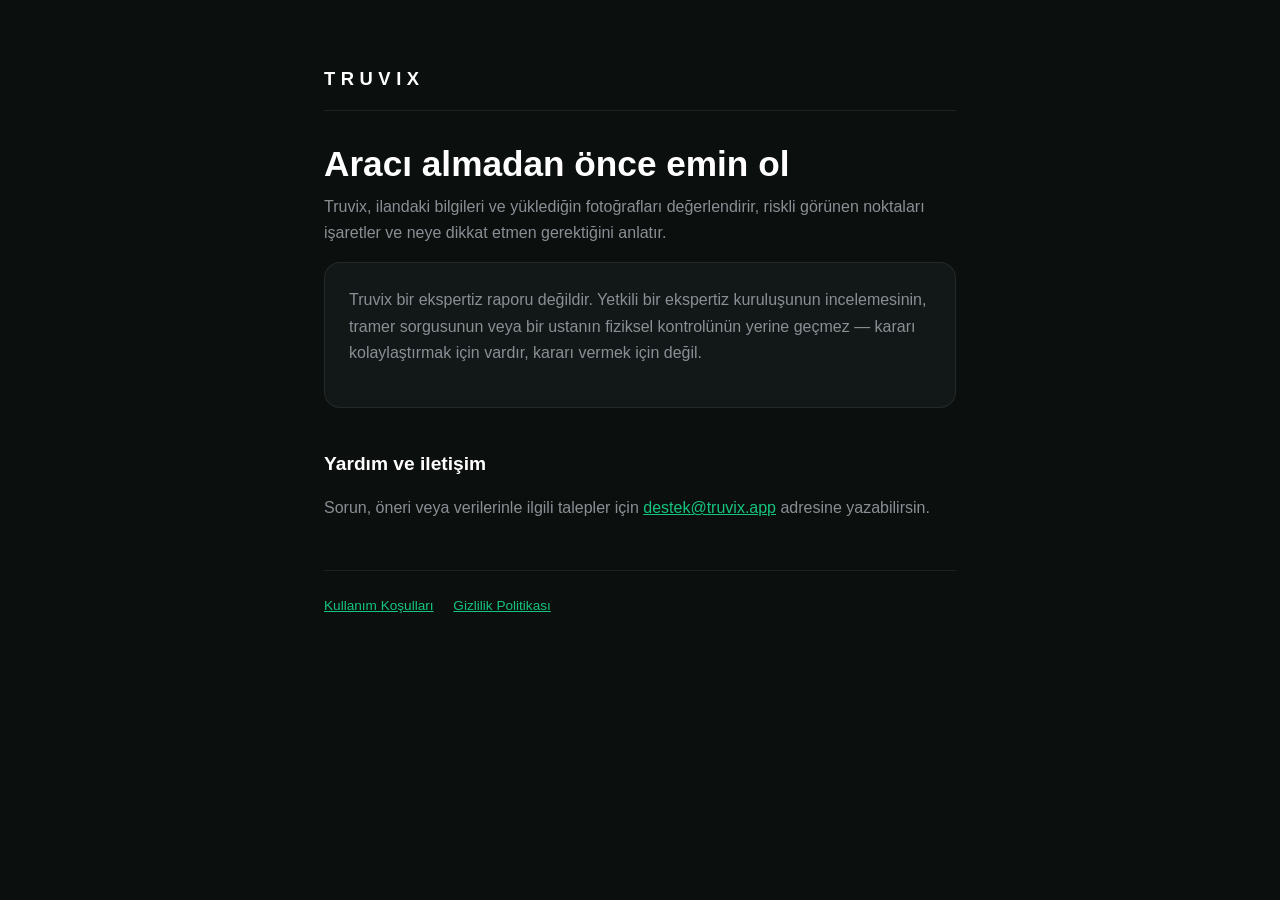
<file: apps/web/index.html>
<!doctype html>
<html lang="tr">
  <head>
    <meta charset="utf-8" />
    <meta name="viewport" content="width=device-width, initial-scale=1" />
    <title>Truvix · İkinci el araç analizi</title>
    <meta
      name="description"
      content="Truvix, ikinci el araç ilanlarını fotoğraflar ve bilgilerle değerlendirip riskli noktaları işaretler."
    />
    <link rel="stylesheet" href="assets/style.css" />
    <script src="assets/config.js"></script>
    <script src="assets/site.js" defer></script>
  </head>
  <body>
    <div class="page">
      <header class="masthead">
        <a class="wordmark" href="/">TRUVIX</a>
      </header>

      <main>
        <h1>Aracı almadan önce emin ol</h1>
        <p class="subtitle">
          Truvix, ilandaki bilgileri ve yüklediğin fotoğrafları değerlendirir,
          riskli görünen noktaları işaretler ve neye dikkat etmen gerektiğini
          anlatır.
        </p>

        <div class="card">
          <p style="margin-top: 0">
            Truvix bir ekspertiz raporu değildir. Yetkili bir ekspertiz
            kuruluşunun incelemesinin, tramer sorgusunun veya bir ustanın
            fiziksel kontrolünün yerine geçmez — kararı kolaylaştırmak için
            vardır, kararı vermek için değil.
          </p>
        </div>

        <h2>Yardım ve iletişim</h2>
        <p>
          Sorun, öneri veya verilerinle ilgili talepler için
          <a data-site="contactEmail" href="mailto:"></a> adresine
          yazabilirsin.
        </p>
      </main>

      <footer class="colophon">
        <a href="terms.html">Kullanım Koşulları</a>
        <a href="privacy.html">Gizlilik Politikası</a>
      </footer>
    </div>

    <script>
      document.addEventListener("DOMContentLoaded", function () {
        var email = (window.TRUVIX_SITE || {}).contactEmail;
        if (!email) {
          return;
        }
        Array.prototype.forEach.call(
          document.querySelectorAll('a[data-site="contactEmail"]'),
          function (node) {
            node.setAttribute("href", "mailto:" + email);
          }
        );
      });
    </script>
  </body>
</html>
</file>
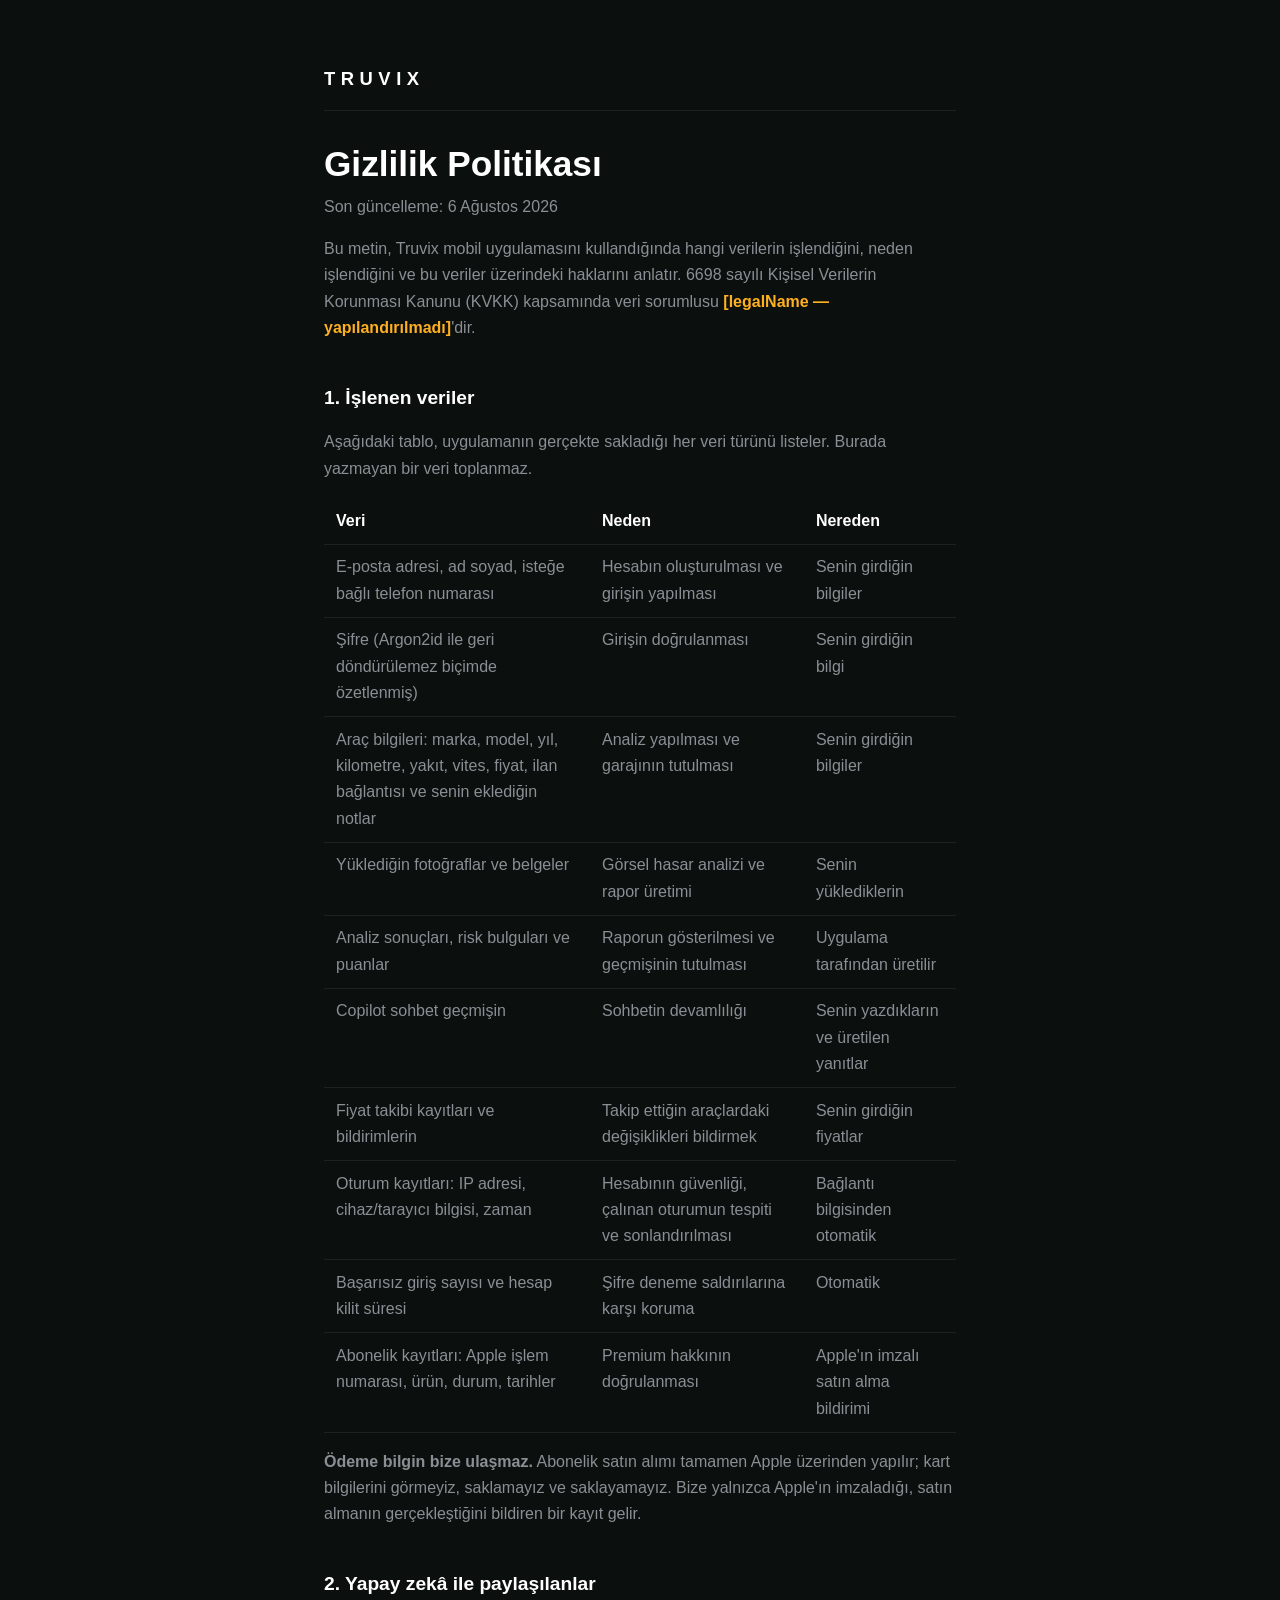
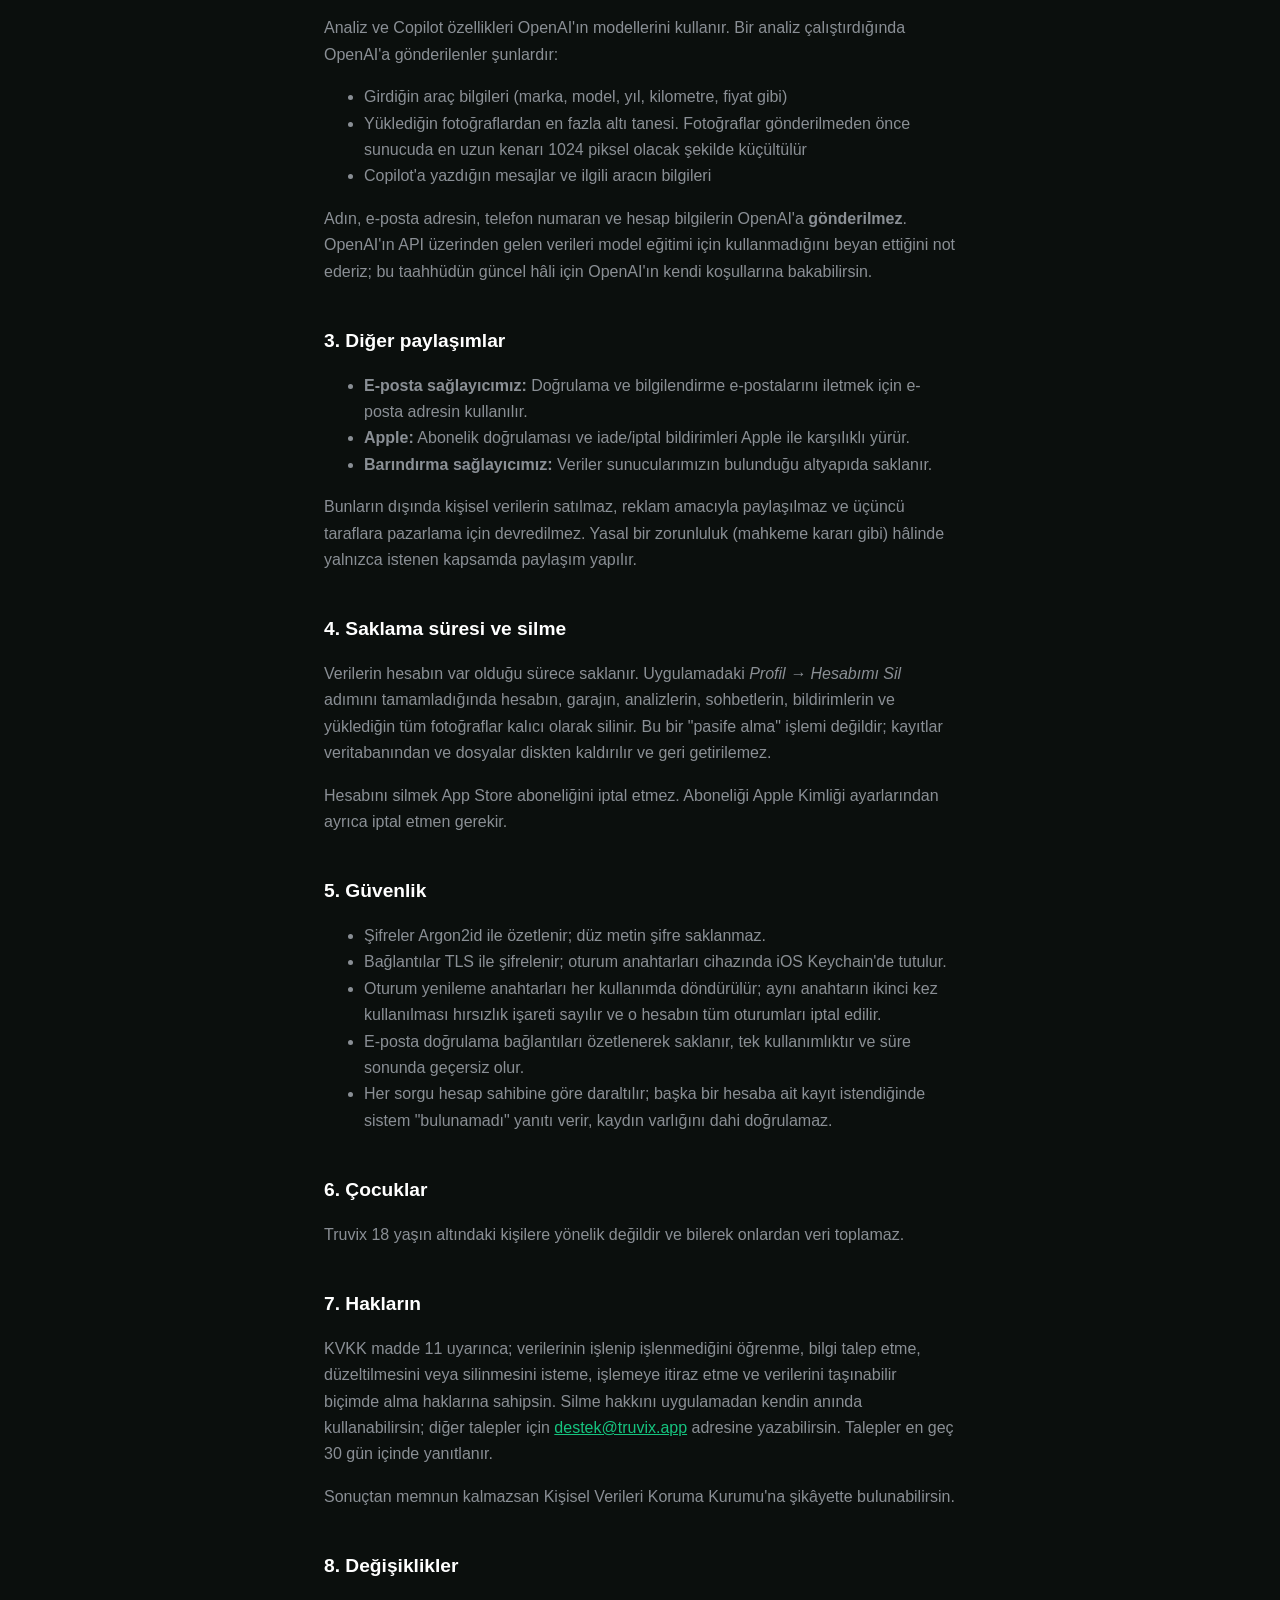
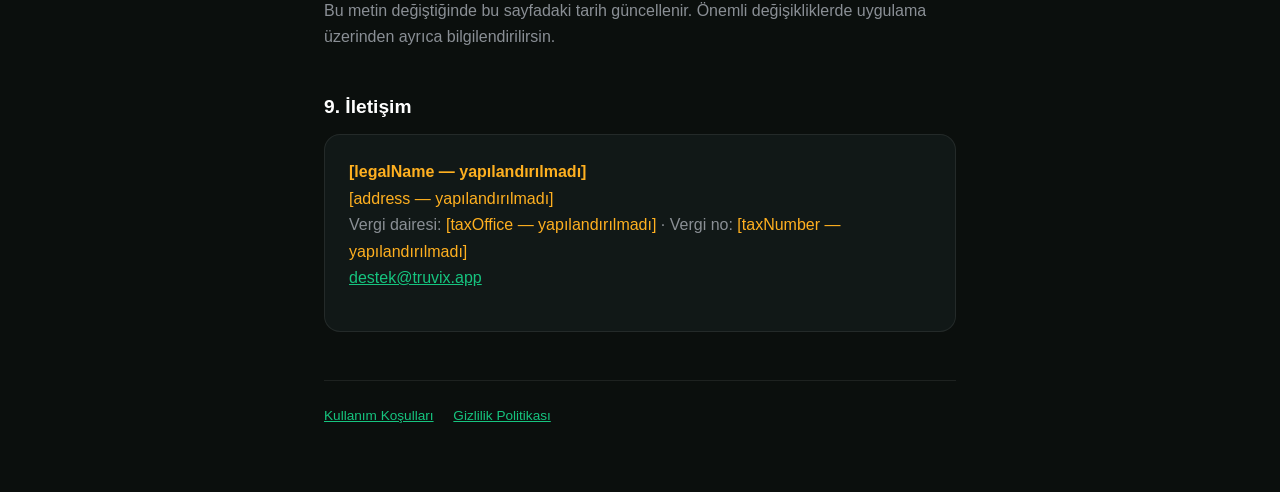
<file: apps/web/privacy.html>
<!doctype html>
<html lang="tr">
  <head>
    <meta charset="utf-8" />
    <meta name="viewport" content="width=device-width, initial-scale=1" />
    <title>Gizlilik Politikası · Truvix</title>
    <meta
      name="description"
      content="Truvix'in hangi verileri işlediği, neden işlediği ve haklarını nasıl kullanabileceğin."
    />
    <link rel="stylesheet" href="assets/style.css" />
    <script src="assets/config.js"></script>
    <script src="assets/site.js" defer></script>
  </head>
  <body>
    <div class="page">
      <header class="masthead">
        <a class="wordmark" href="/">TRUVIX</a>
      </header>

      <main>
        <h1>Gizlilik Politikası</h1>
        <p class="subtitle">
          Son güncelleme: <span data-updated></span>
        </p>

        <p>
          Bu metin, Truvix mobil uygulamasını kullandığında hangi verilerin
          işlendiğini, neden işlendiğini ve bu veriler üzerindeki haklarını
          anlatır. 6698 sayılı Kişisel Verilerin Korunması Kanunu (KVKK)
          kapsamında veri sorumlusu <strong data-site="legalName"></strong>'dir.
        </p>

        <h2>1. İşlenen veriler</h2>
        <p>
          Aşağıdaki tablo, uygulamanın gerçekte sakladığı her veri türünü
          listeler. Burada yazmayan bir veri toplanmaz.
        </p>

        <table>
          <thead>
            <tr>
              <th>Veri</th>
              <th>Neden</th>
              <th>Nereden</th>
            </tr>
          </thead>
          <tbody>
            <tr>
              <td>E-posta adresi, ad soyad, isteğe bağlı telefon numarası</td>
              <td>Hesabın oluşturulması ve girişin yapılması</td>
              <td>Senin girdiğin bilgiler</td>
            </tr>
            <tr>
              <td>Şifre (Argon2id ile geri döndürülemez biçimde özetlenmiş)</td>
              <td>Girişin doğrulanması</td>
              <td>Senin girdiğin bilgi</td>
            </tr>
            <tr>
              <td>
                Araç bilgileri: marka, model, yıl, kilometre, yakıt, vites,
                fiyat, ilan bağlantısı ve senin eklediğin notlar
              </td>
              <td>Analiz yapılması ve garajının tutulması</td>
              <td>Senin girdiğin bilgiler</td>
            </tr>
            <tr>
              <td>Yüklediğin fotoğraflar ve belgeler</td>
              <td>Görsel hasar analizi ve rapor üretimi</td>
              <td>Senin yüklediklerin</td>
            </tr>
            <tr>
              <td>Analiz sonuçları, risk bulguları ve puanlar</td>
              <td>Raporun gösterilmesi ve geçmişinin tutulması</td>
              <td>Uygulama tarafından üretilir</td>
            </tr>
            <tr>
              <td>Copilot sohbet geçmişin</td>
              <td>Sohbetin devamlılığı</td>
              <td>Senin yazdıkların ve üretilen yanıtlar</td>
            </tr>
            <tr>
              <td>Fiyat takibi kayıtları ve bildirimlerin</td>
              <td>Takip ettiğin araçlardaki değişiklikleri bildirmek</td>
              <td>Senin girdiğin fiyatlar</td>
            </tr>
            <tr>
              <td>Oturum kayıtları: IP adresi, cihaz/tarayıcı bilgisi, zaman</td>
              <td>
                Hesabının güvenliği, çalınan oturumun tespiti ve
                sonlandırılması
              </td>
              <td>Bağlantı bilgisinden otomatik</td>
            </tr>
            <tr>
              <td>
                Başarısız giriş sayısı ve hesap kilit süresi
              </td>
              <td>Şifre deneme saldırılarına karşı koruma</td>
              <td>Otomatik</td>
            </tr>
            <tr>
              <td>
                Abonelik kayıtları: Apple işlem numarası, ürün, durum, tarihler
              </td>
              <td>Premium hakkının doğrulanması</td>
              <td>Apple'ın imzalı satın alma bildirimi</td>
            </tr>
          </tbody>
        </table>

        <p>
          <strong>Ödeme bilgin bize ulaşmaz.</strong> Abonelik satın alımı
          tamamen Apple üzerinden yapılır; kart bilgilerini görmeyiz, saklamayız
          ve saklayamayız. Bize yalnızca Apple'ın imzaladığı, satın almanın
          gerçekleştiğini bildiren bir kayıt gelir.
        </p>

        <h2>2. Yapay zekâ ile paylaşılanlar</h2>
        <p>
          Analiz ve Copilot özellikleri OpenAI'ın modellerini kullanır. Bir
          analiz çalıştırdığında OpenAI'a gönderilenler şunlardır:
        </p>
        <ul>
          <li>
            Girdiğin araç bilgileri (marka, model, yıl, kilometre, fiyat gibi)
          </li>
          <li>
            Yüklediğin fotoğraflardan en fazla altı tanesi. Fotoğraflar
            gönderilmeden önce sunucuda en uzun kenarı 1024 piksel olacak
            şekilde küçültülür
          </li>
          <li>Copilot'a yazdığın mesajlar ve ilgili aracın bilgileri</li>
        </ul>
        <p>
          Adın, e-posta adresin, telefon numaran ve hesap bilgilerin OpenAI'a
          <strong>gönderilmez</strong>. OpenAI'ın API üzerinden gelen verileri
          model eğitimi için kullanmadığını beyan ettiğini not ederiz; bu
          taahhüdün güncel hâli için OpenAI'ın kendi koşullarına bakabilirsin.
        </p>

        <h2>3. Diğer paylaşımlar</h2>
        <ul>
          <li>
            <strong>E-posta sağlayıcımız:</strong> Doğrulama ve bilgilendirme
            e-postalarını iletmek için e-posta adresin kullanılır.
          </li>
          <li>
            <strong>Apple:</strong> Abonelik doğrulaması ve iade/iptal
            bildirimleri Apple ile karşılıklı yürür.
          </li>
          <li>
            <strong>Barındırma sağlayıcımız:</strong> Veriler sunucularımızın
            bulunduğu altyapıda saklanır.
          </li>
        </ul>
        <p>
          Bunların dışında kişisel verilerin satılmaz, reklam amacıyla
          paylaşılmaz ve üçüncü taraflara pazarlama için devredilmez. Yasal bir
          zorunluluk (mahkeme kararı gibi) hâlinde yalnızca istenen kapsamda
          paylaşım yapılır.
        </p>

        <h2>4. Saklama süresi ve silme</h2>
        <p>
          Verilerin hesabın var olduğu sürece saklanır. Uygulamadaki
          <em>Profil → Hesabımı Sil</em> adımını tamamladığında hesabın, garajın,
          analizlerin, sohbetlerin, bildirimlerin ve yüklediğin tüm fotoğraflar
          kalıcı olarak silinir. Bu bir "pasife alma" işlemi değildir; kayıtlar
          veritabanından ve dosyalar diskten kaldırılır ve geri getirilemez.
        </p>
        <p>
          Hesabını silmek App Store aboneliğini iptal etmez. Aboneliği Apple
          Kimliği ayarlarından ayrıca iptal etmen gerekir.
        </p>

        <h2>5. Güvenlik</h2>
        <ul>
          <li>Şifreler Argon2id ile özetlenir; düz metin şifre saklanmaz.</li>
          <li>
            Bağlantılar TLS ile şifrelenir; oturum anahtarları cihazında iOS
            Keychain'de tutulur.
          </li>
          <li>
            Oturum yenileme anahtarları her kullanımda döndürülür; aynı anahtarın
            ikinci kez kullanılması hırsızlık işareti sayılır ve o hesabın tüm
            oturumları iptal edilir.
          </li>
          <li>
            E-posta doğrulama bağlantıları özetlenerek saklanır, tek kullanımlıktır
            ve süre sonunda geçersiz olur.
          </li>
          <li>
            Her sorgu hesap sahibine göre daraltılır; başka bir hesaba ait kayıt
            istendiğinde sistem "bulunamadı" yanıtı verir, kaydın varlığını dahi
            doğrulamaz.
          </li>
        </ul>

        <h2>6. Çocuklar</h2>
        <p>
          Truvix 18 yaşın altındaki kişilere yönelik değildir ve bilerek onlardan
          veri toplamaz.
        </p>

        <h2>7. Hakların</h2>
        <p>
          KVKK madde 11 uyarınca; verilerinin işlenip işlenmediğini öğrenme,
          bilgi talep etme, düzeltilmesini veya silinmesini isteme, işlemeye
          itiraz etme ve verilerini taşınabilir biçimde alma haklarına sahipsin.
          Silme hakkını uygulamadan kendin anında kullanabilirsin; diğer talepler
          için <a data-site="contactEmail" href="mailto:"></a> adresine
          yazabilirsin. Talepler en geç 30 gün içinde yanıtlanır.
        </p>
        <p>
          Sonuçtan memnun kalmazsan Kişisel Verileri Koruma Kurumu'na şikâyette
          bulunabilirsin.
        </p>

        <h2>8. Değişiklikler</h2>
        <p>
          Bu metin değiştiğinde bu sayfadaki tarih güncellenir. Önemli
          değişikliklerde uygulama üzerinden ayrıca bilgilendirilirsin.
        </p>

        <h2>9. İletişim</h2>
        <div class="card">
          <p style="margin-top: 0">
            <strong data-site="legalName"></strong><br />
            <span data-site="address"></span><br />
            Vergi dairesi: <span data-site="taxOffice"></span> ·
            Vergi no: <span data-site="taxNumber"></span><br />
            <a data-site="contactEmail" href="mailto:"></a>
          </p>
        </div>
      </main>

      <footer class="colophon">
        <a href="terms.html">Kullanım Koşulları</a>
        <a href="privacy.html">Gizlilik Politikası</a>
      </footer>
    </div>

    <script>
      // The contact address is both the link text and its target.
      document.addEventListener("DOMContentLoaded", function () {
        var email = (window.TRUVIX_SITE || {}).contactEmail;
        if (!email) {
          return;
        }
        Array.prototype.forEach.call(
          document.querySelectorAll('a[data-site="contactEmail"]'),
          function (node) {
            node.setAttribute("href", "mailto:" + email);
          }
        );
      });
    </script>
  </body>
</html>
</file>
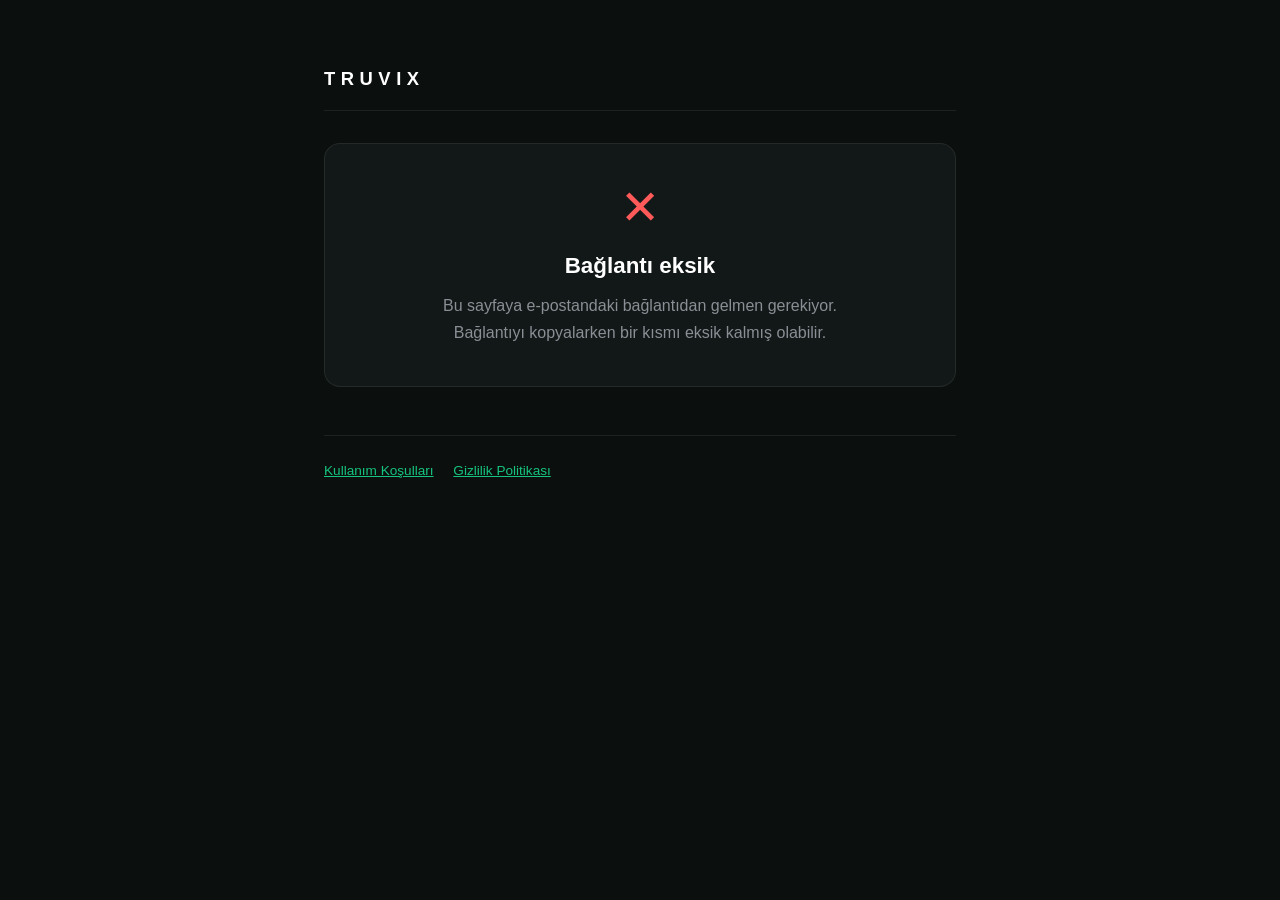
<file: apps/web/reset-password.html>
<!doctype html>
<html lang="tr">
  <head>
    <meta charset="utf-8" />
    <meta name="viewport" content="width=device-width, initial-scale=1" />
    <title>Şifreni Sıfırla · Truvix</title>
    <meta name="description" content="Truvix hesabın için yeni bir şifre belirle." />
    <!-- The link carries a token that grants the account. Keeping it out of
         referrers stops it leaking to anything this page loads or links to. -->
    <meta name="referrer" content="no-referrer" />
    <meta name="robots" content="noindex, nofollow" />
    <link rel="stylesheet" href="assets/style.css" />
    <script src="assets/config.js"></script>
    <script src="assets/site.js" defer></script>
    <style>
      .field {
        display: block;
        margin: 1.25rem 0 0.4rem;
        color: var(--text-primary);
        font-weight: 600;
      }

      input[type="password"] {
        width: 100%;
        padding: 0.85rem 1rem;
        font-size: 1rem;
        color: var(--text-primary);
        background: var(--surface-elevated);
        border: 1px solid var(--border);
        border-radius: var(--radius);
      }

      input[type="password"]:focus {
        outline: 2px solid var(--brand);
        outline-offset: 1px;
      }

      button {
        width: 100%;
        margin-top: 1.5rem;
        padding: 0.95rem 1rem;
        font-size: 1rem;
        font-weight: 600;
        color: #06231a;
        background: var(--brand);
        border: 0;
        border-radius: var(--radius);
        cursor: pointer;
      }

      button:disabled {
        opacity: 0.5;
        cursor: default;
      }

      .hint {
        font-size: 0.85rem;
        color: var(--text-secondary);
        margin: 0.5rem 0 0;
      }

      .hint--error {
        color: var(--danger);
      }
    </style>
  </head>
  <body>
    <div class="page">
      <header class="masthead">
        <a class="wordmark" href="/">TRUVIX</a>
      </header>

      <main>
        <div class="card" id="panel">
          <h1 style="margin-top: 0">Yeni şifreni belirle</h1>
          <p class="hint" id="intro">
            Şifren en az 10 karakter olmalı. Belirledikten sonra tüm
            cihazlardaki oturumların kapanır.
          </p>

          <form id="form" novalidate>
            <label class="field" for="password">Yeni şifren</label>
            <input
              type="password"
              id="password"
              name="password"
              autocomplete="new-password"
              minlength="10"
              required
            />

            <label class="field" for="confirm">Yeni şifren (tekrar)</label>
            <input
              type="password"
              id="confirm"
              name="confirm"
              autocomplete="new-password"
              minlength="10"
              required
            />

            <p class="hint hint--error" id="error" role="alert" hidden></p>

            <button type="submit" id="submit">Şifremi Değiştir</button>
          </form>
        </div>
      </main>

      <footer class="colophon">
        <a href="terms.html">Kullanım Koşulları</a>
        <a href="privacy.html">Gizlilik Politikası</a>
      </footer>
    </div>

    <script>
      (function () {
        "use strict";

        // Mirrors PASSWORD_MIN_LENGTH in the backend's auth schemas. Checking
        // it here only saves a round trip; the backend enforces it regardless,
        // and the two must be changed together.
        var MINIMUM_LENGTH = 10;

        var panel = document.getElementById("panel");
        var form = document.getElementById("form");
        var password = document.getElementById("password");
        var confirm = document.getElementById("confirm");
        var error = document.getElementById("error");
        var submit = document.getElementById("submit");

        /** Replace the whole card with a final message. */
        function finish(ok, heading, message) {
          panel.className = "card status " + (ok ? "status--success" : "status--failure");
          panel.innerHTML = "";

          var icon = document.createElement("div");
          icon.className = "status__icon";
          icon.setAttribute("aria-hidden", "true");
          icon.textContent = ok ? "✓" : "✕";

          var title = document.createElement("p");
          title.className = "status__title";
          title.textContent = heading;

          var detail = document.createElement("p");
          detail.className = "status__detail";
          detail.textContent = message;

          panel.appendChild(icon);
          panel.appendChild(title);
          panel.appendChild(detail);
        }

        function showError(message) {
          error.textContent = message;
          error.hidden = false;
        }

        var token = new URLSearchParams(window.location.search).get("token");
        if (!token) {
          finish(
            false,
            "Bağlantı eksik",
            "Bu sayfaya e-postandaki bağlantıdan gelmen gerekiyor. " +
              "Bağlantıyı kopyalarken bir kısmı eksik kalmış olabilir."
          );
          return;
        }

        form.addEventListener("submit", function (event) {
          event.preventDefault();
          error.hidden = true;

          if (password.value.length < MINIMUM_LENGTH) {
            showError("Şifren en az " + MINIMUM_LENGTH + " karakter olmalı.");
            return;
          }
          if (password.value !== confirm.value) {
            showError("İki şifre birbirinin aynısı değil.");
            return;
          }

          submit.disabled = true;
          submit.textContent = "Gönderiliyor…";

          var base = (window.TRUVIX_SITE && window.TRUVIX_SITE.apiBaseUrl) || "";

          fetch(base + "/auth/password/reset", {
            method: "POST",
            headers: { "Content-Type": "application/json" },
            body: JSON.stringify({ token: token, password: password.value }),
          })
            .then(function (response) {
              if (response.ok) {
                finish(
                  true,
                  "Şifren değiştirildi",
                  "Truvix uygulamasına dönüp yeni şifrenle giriş yapabilirsin."
                );
                return;
              }
              return response
                .json()
                .catch(function () {
                  return null;
                })
                .then(function (problem) {
                  submit.disabled = false;
                  submit.textContent = "Şifremi Değiştir";
                  showError(
                    (problem && problem.detail) ||
                      "Bağlantı geçersiz veya süresi dolmuş. Yeni bir bağlantı iste."
                  );
                });
            })
            .catch(function () {
              submit.disabled = false;
              submit.textContent = "Şifremi Değiştir";
              showError("Sunucuya ulaşılamadı. Bağlantını kontrol edip tekrar dene.");
            });
        });

        // The token grants the account, so it should not sit in the address bar
        // to be shared, bookmarked or read over a shoulder. Removing it before
        // the request would lose it, so it is captured above first.
        if (window.history && window.history.replaceState) {
          window.history.replaceState({}, "", window.location.pathname);
        }
      })();
    </script>
  </body>
</html>
</file>
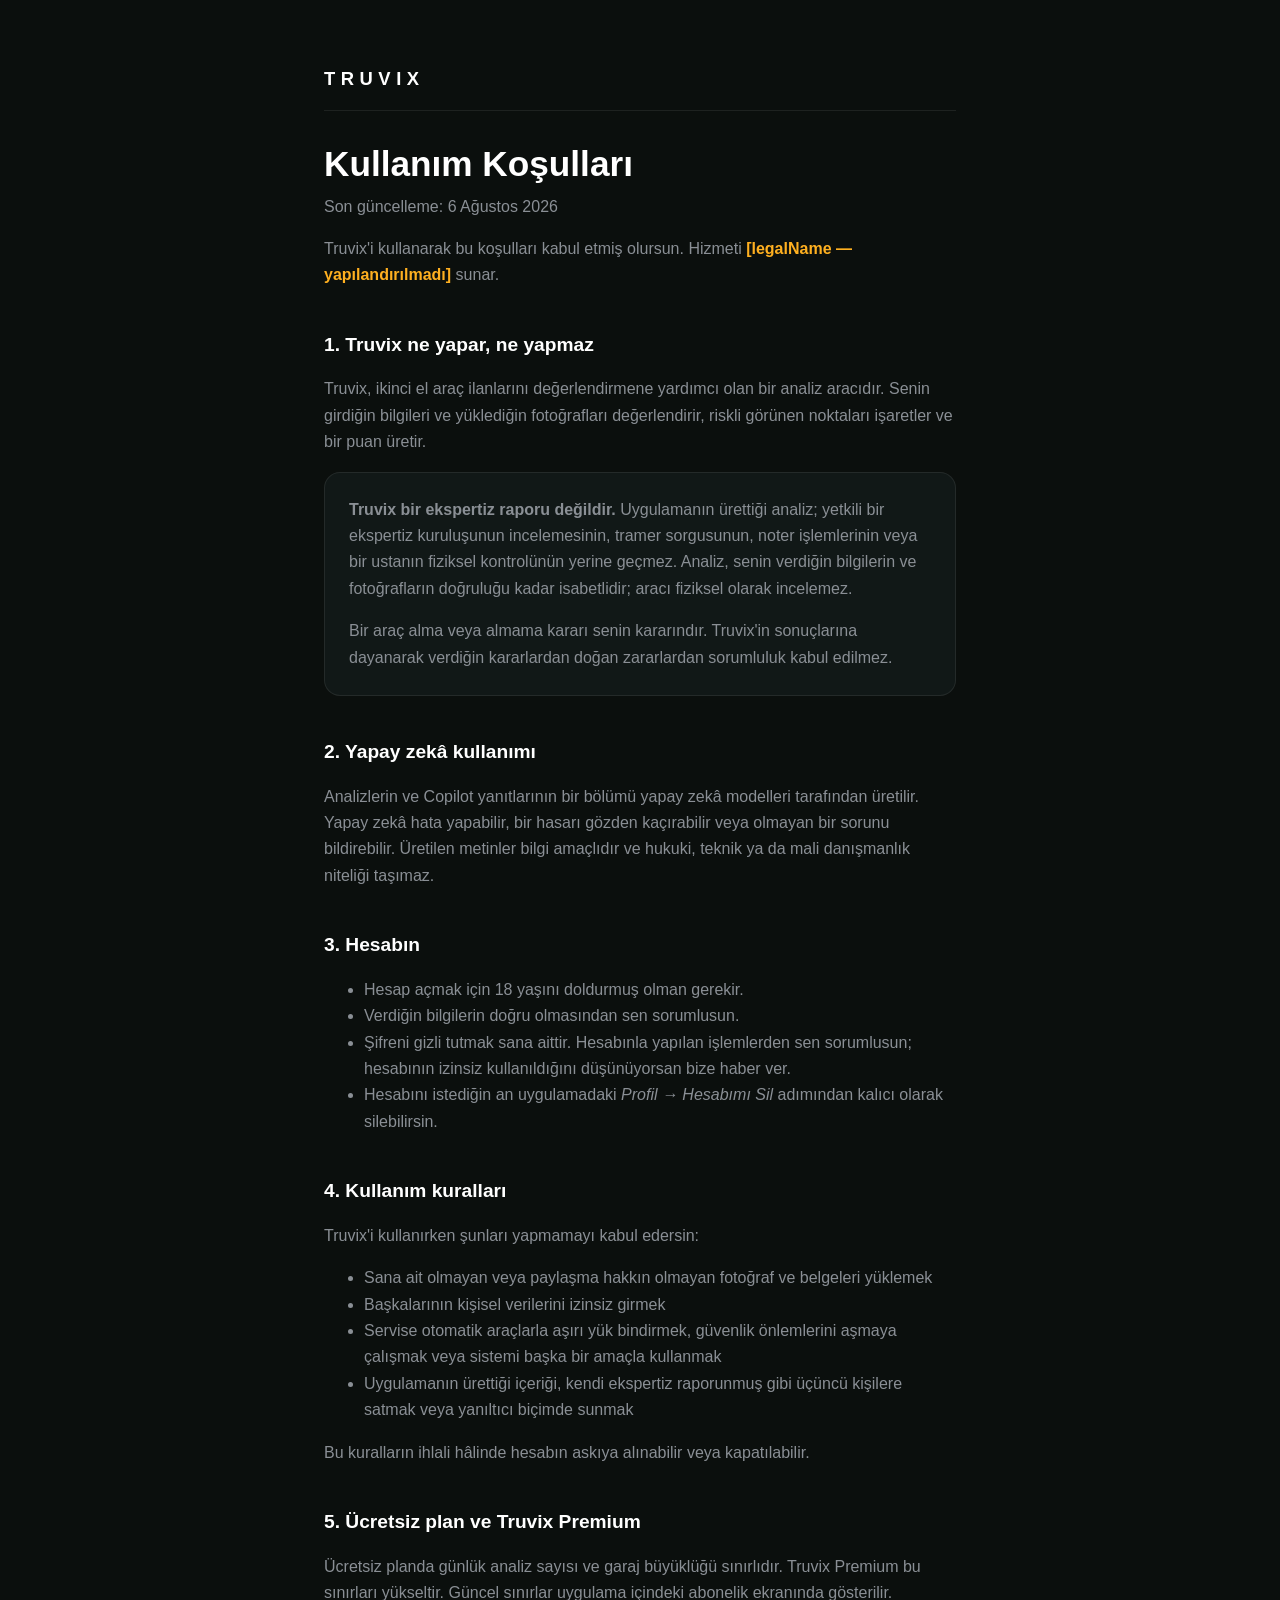
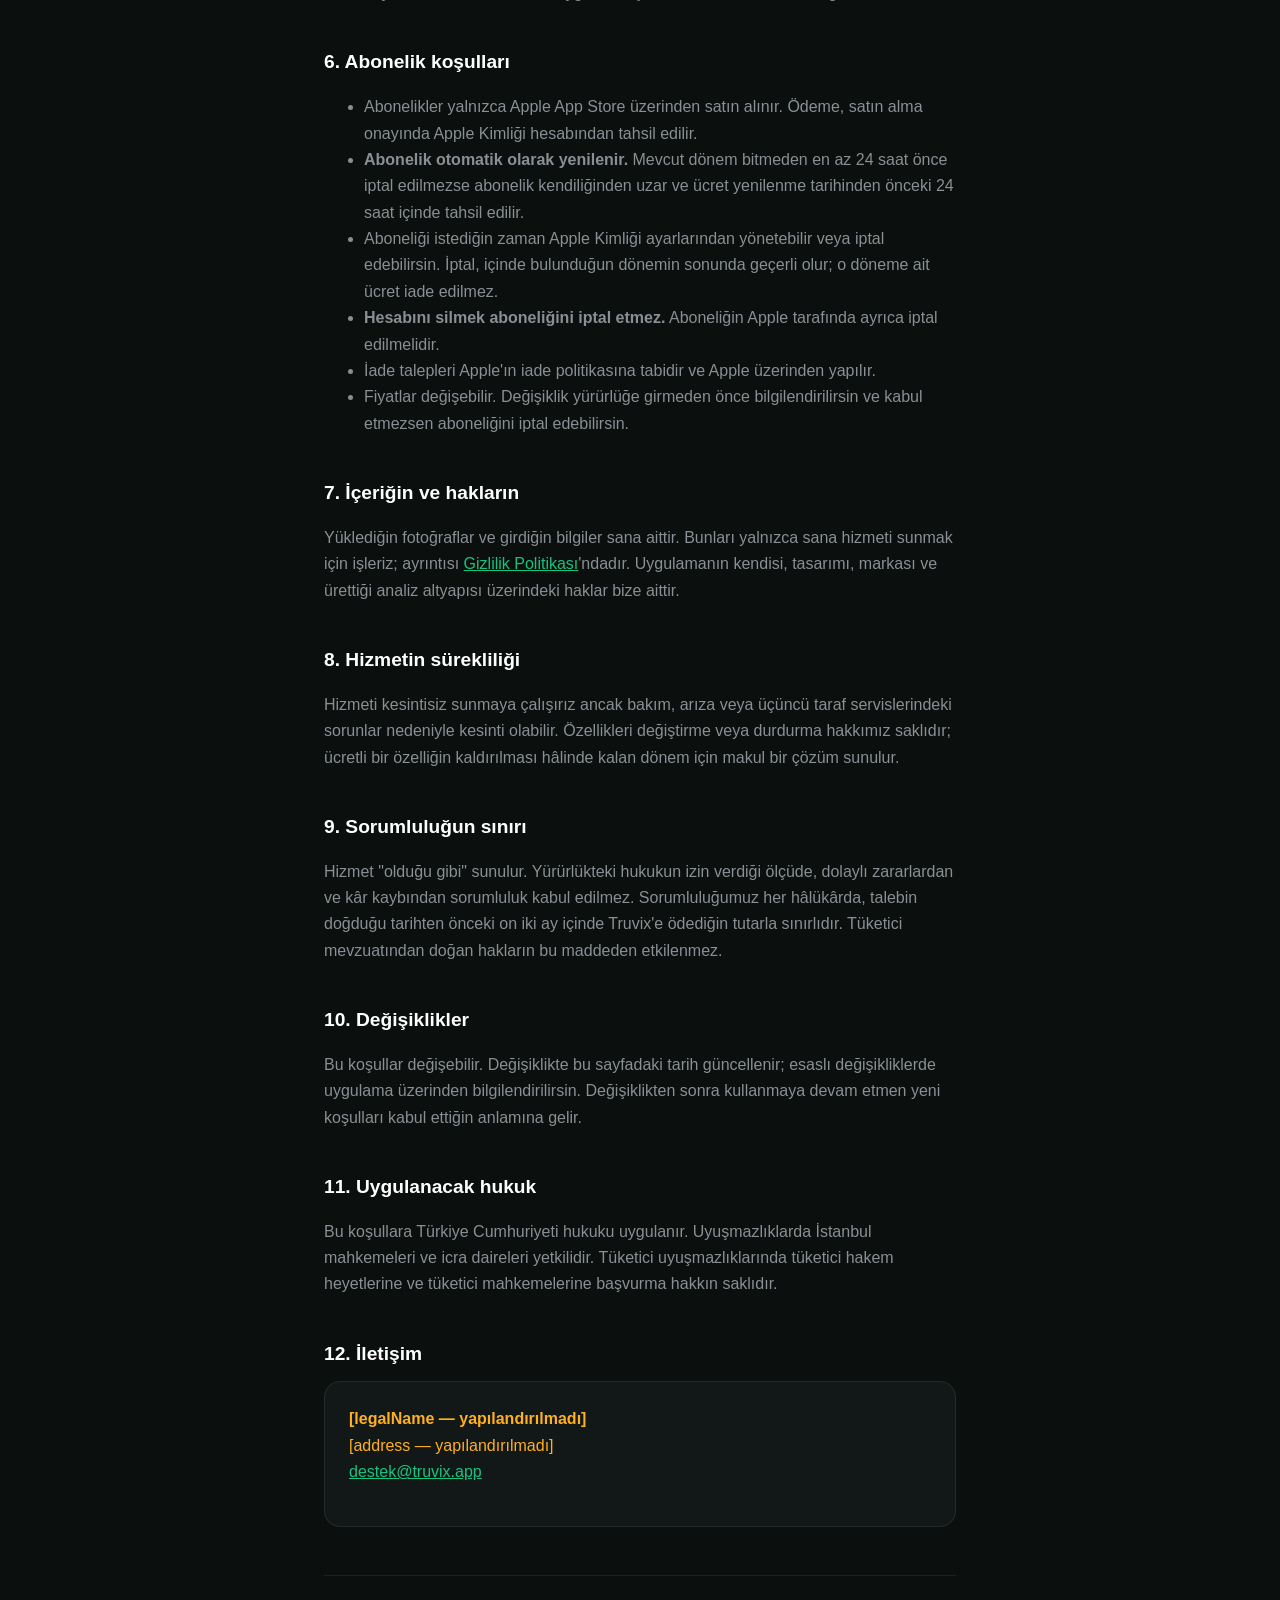
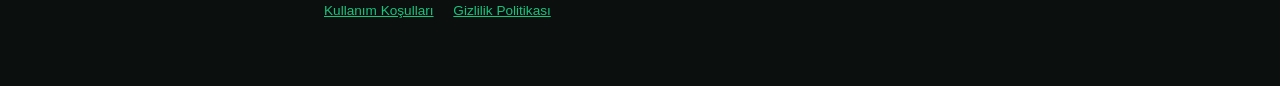
<file: apps/web/terms.html>
<!doctype html>
<html lang="tr">
  <head>
    <meta charset="utf-8" />
    <meta name="viewport" content="width=device-width, initial-scale=1" />
    <title>Kullanım Koşulları · Truvix</title>
    <meta
      name="description"
      content="Truvix'i kullanırken geçerli olan koşullar, abonelik şartları ve sorumluluk sınırları."
    />
    <link rel="stylesheet" href="assets/style.css" />
    <script src="assets/config.js"></script>
    <script src="assets/site.js" defer></script>
  </head>
  <body>
    <div class="page">
      <header class="masthead">
        <a class="wordmark" href="/">TRUVIX</a>
      </header>

      <main>
        <h1>Kullanım Koşulları</h1>
        <p class="subtitle">Son güncelleme: <span data-updated></span></p>

        <p>
          Truvix'i kullanarak bu koşulları kabul etmiş olursun. Hizmeti
          <strong data-site="legalName"></strong> sunar.
        </p>

        <h2>1. Truvix ne yapar, ne yapmaz</h2>
        <p>
          Truvix, ikinci el araç ilanlarını değerlendirmene yardımcı olan bir
          analiz aracıdır. Senin girdiğin bilgileri ve yüklediğin fotoğrafları
          değerlendirir, riskli görünen noktaları işaretler ve bir puan üretir.
        </p>
        <div class="card">
          <p style="margin-top: 0">
            <strong>Truvix bir ekspertiz raporu değildir.</strong> Uygulamanın
            ürettiği analiz; yetkili bir ekspertiz kuruluşunun incelemesinin,
            tramer sorgusunun, noter işlemlerinin veya bir ustanın fiziksel
            kontrolünün yerine geçmez. Analiz, senin verdiğin bilgilerin ve
            fotoğrafların doğruluğu kadar isabetlidir; aracı fiziksel olarak
            incelemez.
          </p>
          <p style="margin-bottom: 0">
            Bir araç alma veya almama kararı senin kararındır. Truvix'in
            sonuçlarına dayanarak verdiğin kararlardan doğan zararlardan
            sorumluluk kabul edilmez.
          </p>
        </div>

        <h2>2. Yapay zekâ kullanımı</h2>
        <p>
          Analizlerin ve Copilot yanıtlarının bir bölümü yapay zekâ modelleri
          tarafından üretilir. Yapay zekâ hata yapabilir, bir hasarı gözden
          kaçırabilir veya olmayan bir sorunu bildirebilir. Üretilen metinler
          bilgi amaçlıdır ve hukuki, teknik ya da mali danışmanlık niteliği
          taşımaz.
        </p>

        <h2>3. Hesabın</h2>
        <ul>
          <li>Hesap açmak için 18 yaşını doldurmuş olman gerekir.</li>
          <li>Verdiğin bilgilerin doğru olmasından sen sorumlusun.</li>
          <li>
            Şifreni gizli tutmak sana aittir. Hesabınla yapılan işlemlerden sen
            sorumlusun; hesabının izinsiz kullanıldığını düşünüyorsan bize haber
            ver.
          </li>
          <li>
            Hesabını istediğin an uygulamadaki <em>Profil → Hesabımı Sil</em>
            adımından kalıcı olarak silebilirsin.
          </li>
        </ul>

        <h2>4. Kullanım kuralları</h2>
        <p>Truvix'i kullanırken şunları yapmamayı kabul edersin:</p>
        <ul>
          <li>
            Sana ait olmayan veya paylaşma hakkın olmayan fotoğraf ve belgeleri
            yüklemek
          </li>
          <li>Başkalarının kişisel verilerini izinsiz girmek</li>
          <li>
            Servise otomatik araçlarla aşırı yük bindirmek, güvenlik önlemlerini
            aşmaya çalışmak veya sistemi başka bir amaçla kullanmak
          </li>
          <li>
            Uygulamanın ürettiği içeriği, kendi ekspertiz raporunmuş gibi
            üçüncü kişilere satmak veya yanıltıcı biçimde sunmak
          </li>
        </ul>
        <p>
          Bu kuralların ihlali hâlinde hesabın askıya alınabilir veya
          kapatılabilir.
        </p>

        <h2>5. Ücretsiz plan ve Truvix Premium</h2>
        <p>
          Ücretsiz planda günlük analiz sayısı ve garaj büyüklüğü sınırlıdır.
          Truvix Premium bu sınırları yükseltir. Güncel sınırlar uygulama
          içindeki abonelik ekranında gösterilir.
        </p>

        <h2>6. Abonelik koşulları</h2>
        <ul>
          <li>
            Abonelikler yalnızca Apple App Store üzerinden satın alınır. Ödeme,
            satın alma onayında Apple Kimliği hesabından tahsil edilir.
          </li>
          <li>
            <strong>Abonelik otomatik olarak yenilenir.</strong> Mevcut dönem
            bitmeden en az 24 saat önce iptal edilmezse abonelik kendiliğinden
            uzar ve ücret yenilenme tarihinden önceki 24 saat içinde tahsil
            edilir.
          </li>
          <li>
            Aboneliği istediğin zaman Apple Kimliği ayarlarından yönetebilir veya
            iptal edebilirsin. İptal, içinde bulunduğun dönemin sonunda geçerli
            olur; o döneme ait ücret iade edilmez.
          </li>
          <li>
            <strong>Hesabını silmek aboneliğini iptal etmez.</strong> Aboneliğin
            Apple tarafında ayrıca iptal edilmelidir.
          </li>
          <li>
            İade talepleri Apple'ın iade politikasına tabidir ve Apple üzerinden
            yapılır.
          </li>
          <li>
            Fiyatlar değişebilir. Değişiklik yürürlüğe girmeden önce
            bilgilendirilirsin ve kabul etmezsen aboneliğini iptal edebilirsin.
          </li>
        </ul>

        <h2>7. İçeriğin ve hakların</h2>
        <p>
          Yüklediğin fotoğraflar ve girdiğin bilgiler sana aittir. Bunları
          yalnızca sana hizmeti sunmak için işleriz; ayrıntısı
          <a href="privacy.html">Gizlilik Politikası</a>'ndadır. Uygulamanın
          kendisi, tasarımı, markası ve ürettiği analiz altyapısı üzerindeki
          haklar bize aittir.
        </p>

        <h2>8. Hizmetin sürekliliği</h2>
        <p>
          Hizmeti kesintisiz sunmaya çalışırız ancak bakım, arıza veya üçüncü
          taraf servislerindeki sorunlar nedeniyle kesinti olabilir. Özellikleri
          değiştirme veya durdurma hakkımız saklıdır; ücretli bir özelliğin
          kaldırılması hâlinde kalan dönem için makul bir çözüm sunulur.
        </p>

        <h2>9. Sorumluluğun sınırı</h2>
        <p>
          Hizmet "olduğu gibi" sunulur. Yürürlükteki hukukun izin verdiği ölçüde,
          dolaylı zararlardan ve kâr kaybından sorumluluk kabul edilmez.
          Sorumluluğumuz her hâlükârda, talebin doğduğu tarihten önceki on iki ay
          içinde Truvix'e ödediğin tutarla sınırlıdır. Tüketici mevzuatından
          doğan hakların bu maddeden etkilenmez.
        </p>

        <h2>10. Değişiklikler</h2>
        <p>
          Bu koşullar değişebilir. Değişiklikte bu sayfadaki tarih güncellenir;
          esaslı değişikliklerde uygulama üzerinden bilgilendirilirsin.
          Değişiklikten sonra kullanmaya devam etmen yeni koşulları kabul ettiğin
          anlamına gelir.
        </p>

        <h2>11. Uygulanacak hukuk</h2>
        <p>
          Bu koşullara Türkiye Cumhuriyeti hukuku uygulanır. Uyuşmazlıklarda
          İstanbul mahkemeleri ve icra daireleri yetkilidir. Tüketici
          uyuşmazlıklarında tüketici hakem heyetlerine ve tüketici mahkemelerine
          başvurma hakkın saklıdır.
        </p>

        <h2>12. İletişim</h2>
        <div class="card">
          <p style="margin-top: 0">
            <strong data-site="legalName"></strong><br />
            <span data-site="address"></span><br />
            <a data-site="contactEmail" href="mailto:"></a>
          </p>
        </div>
      </main>

      <footer class="colophon">
        <a href="terms.html">Kullanım Koşulları</a>
        <a href="privacy.html">Gizlilik Politikası</a>
      </footer>
    </div>

    <script>
      document.addEventListener("DOMContentLoaded", function () {
        var email = (window.TRUVIX_SITE || {}).contactEmail;
        if (!email) {
          return;
        }
        Array.prototype.forEach.call(
          document.querySelectorAll('a[data-site="contactEmail"]'),
          function (node) {
            node.setAttribute("href", "mailto:" + email);
          }
        );
      });
    </script>
  </body>
</html>
</file>
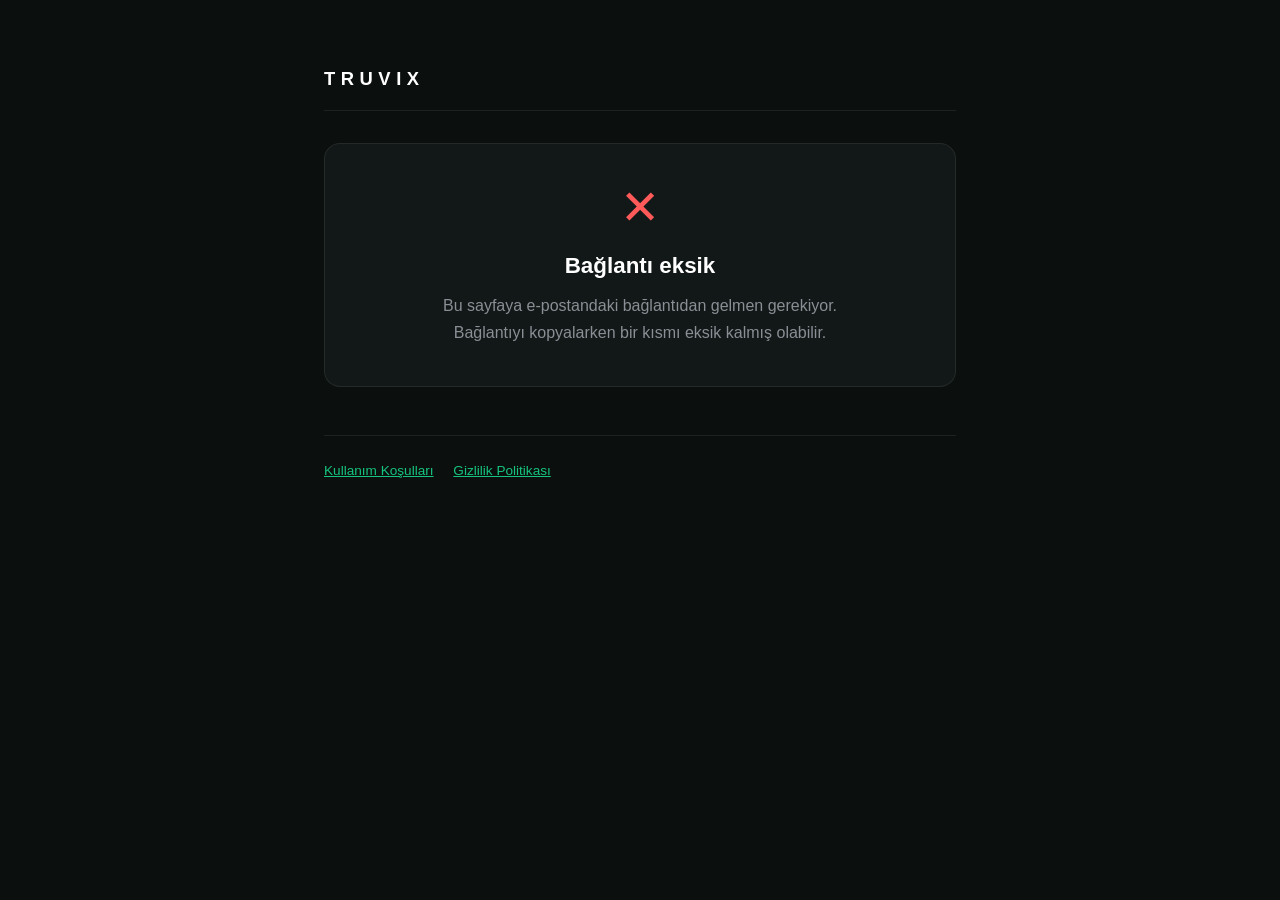
<file: apps/web/verify-email.html>
<!doctype html>
<html lang="tr">
  <head>
    <meta charset="utf-8" />
    <meta name="viewport" content="width=device-width, initial-scale=1" />
    <title>E-posta Doğrulama · Truvix</title>
    <meta name="description" content="Truvix hesabının e-posta adresini doğrula." />
    <!-- The link carries a single-use token. Keeping it out of referrers stops
         it leaking to anything this page loads or links to. -->
    <meta name="referrer" content="no-referrer" />
    <meta name="robots" content="noindex, nofollow" />
    <link rel="stylesheet" href="assets/style.css" />
    <script src="assets/config.js"></script>
    <script src="assets/site.js" defer></script>
  </head>
  <body>
    <div class="page">
      <header class="masthead">
        <a class="wordmark" href="/">TRUVIX</a>
      </header>

      <main>
        <div class="card status" id="status" role="status" aria-live="polite">
          <div class="spinner" id="spinner" aria-hidden="true"></div>
          <p class="status__title" id="title">Doğrulanıyor…</p>
          <p class="status__detail" id="detail">Bu birkaç saniye sürebilir.</p>
        </div>
      </main>

      <footer class="colophon">
        <a href="terms.html">Kullanım Koşulları</a>
        <a href="privacy.html">Gizlilik Politikası</a>
      </footer>
    </div>

    <script>
      (function () {
        "use strict";

        var status = document.getElementById("status");
        var spinner = document.getElementById("spinner");
        var title = document.getElementById("title");
        var detail = document.getElementById("detail");

        /**
         * Show a final state.
         *
         * @param {boolean} ok Whether the address was verified.
         * @param {string} heading The headline.
         * @param {string} message What to do next, if anything.
         */
        function finish(ok, heading, message) {
          spinner.remove();
          status.classList.add(ok ? "status--success" : "status--failure");

          var icon = document.createElement("div");
          icon.className = "status__icon";
          icon.setAttribute("aria-hidden", "true");
          icon.textContent = ok ? "✓" : "✕";
          status.insertBefore(icon, title);

          title.textContent = heading;
          detail.textContent = message;
        }

        var token = new URLSearchParams(window.location.search).get("token");
        if (!token) {
          finish(
            false,
            "Bağlantı eksik",
            "Bu sayfaya e-postandaki bağlantıdan gelmen gerekiyor. " +
              "Bağlantıyı kopyalarken bir kısmı eksik kalmış olabilir."
          );
          return;
        }

        var base = (window.TRUVIX_SITE && window.TRUVIX_SITE.apiBaseUrl) || "";

        fetch(base + "/auth/email/verify", {
          method: "POST",
          headers: { "Content-Type": "application/json" },
          body: JSON.stringify({ token: token }),
        })
          .then(function (response) {
            if (response.ok) {
              finish(
                true,
                "E-posta adresin doğrulandı",
                "Truvix uygulamasına dönebilirsin. Bu sayfayı kapatabilirsin."
              );
              return;
            }
            // The backend answers with a problem document whose detail is
            // written for the person reading it, so it is shown as it stands
            // rather than being replaced with something vaguer.
            return response
              .json()
              .catch(function () {
                return null;
              })
              .then(function (problem) {
                finish(
                  false,
                  "Doğrulanamadı",
                  (problem && problem.detail) ||
                    "Bağlantı geçersiz veya süresi dolmuş. " +
                      "Uygulamadaki profil ekranından yeni bir bağlantı isteyebilirsin."
                );
              });
          })
          .catch(function () {
            finish(
              false,
              "Bağlantı kurulamadı",
              "Sunucuya ulaşılamadı. İnternet bağlantını kontrol edip sayfayı yenile."
            );
          })
          .finally(function () {
            // The token is single use and now spent, so it should not sit in
            // the address bar to be shared, bookmarked or read over a shoulder.
            if (window.history && window.history.replaceState) {
              window.history.replaceState({}, "", window.location.pathname);
            }
          });
      })();
    </script>
  </body>
</html>
</file>
<file: apps/web/assets/style.css>
/*
 * The app's palette, so a link tapped from the paywall does not land somewhere
 * that looks like a different product. Values are taken from
 * apps/ios/Truvix/DesignSystem/Theme.swift and must be changed together.
 */
:root {
  --background: #0b0f0d;
  --surface: #111817;
  --surface-elevated: #18211f;
  --brand: #16c47f;
  --brand-bright: #22e29d;
  --text-primary: #ffffff;
  --text-secondary: #8a8f95;
  --border: rgba(255, 255, 255, 0.08);
  --danger: #ff5a5a;
  --warning: #ffb020;

  --radius: 16px;
  --measure: 42rem;
}

*,
*::before,
*::after {
  box-sizing: border-box;
}

html {
  /* Respects the reader's browser font size rather than pinning a pixel value. */
  font-size: 100%;
}

body {
  margin: 0;
  padding: 0;
  background: var(--background);
  color: var(--text-primary);
  font-family: -apple-system, BlinkMacSystemFont, "Segoe UI", Roboto, sans-serif;
  line-height: 1.65;
  -webkit-font-smoothing: antialiased;
}

.page {
  max-width: var(--measure);
  margin: 0 auto;
  padding: 2rem 1.25rem 4rem;
}

header.masthead {
  padding: 2rem 0 1rem;
  border-bottom: 1px solid var(--border);
  margin-bottom: 2rem;
}

.wordmark {
  font-size: 1.15rem;
  font-weight: 700;
  letter-spacing: 0.3em;
  color: var(--text-primary);
  text-decoration: none;
}

h1 {
  font-size: clamp(1.6rem, 5vw, 2.2rem);
  line-height: 1.2;
  margin: 1.5rem 0 0.5rem;
}

h2 {
  font-size: 1.2rem;
  margin: 2.5rem 0 0.75rem;
  color: var(--text-primary);
}

p,
li {
  color: var(--text-secondary);
}

a {
  color: var(--brand);
}

a:hover {
  color: var(--brand-bright);
}

.subtitle {
  color: var(--text-secondary);
  margin-top: 0;
}

.card {
  background: var(--surface);
  border: 1px solid var(--border);
  border-radius: var(--radius);
  padding: 1.5rem;
}

table {
  width: 100%;
  border-collapse: collapse;
  margin: 1rem 0;
  /* Long tables scroll inside their own container rather than pushing the page
     sideways on a phone. */
  display: block;
  overflow-x: auto;
}

th,
td {
  text-align: left;
  padding: 0.6rem 0.75rem;
  border-bottom: 1px solid var(--border);
  color: var(--text-secondary);
  vertical-align: top;
}

th {
  color: var(--text-primary);
  font-weight: 600;
  white-space: nowrap;
}

/* MARK: - Verification result */

.status {
  text-align: center;
  padding: 2.5rem 1.5rem;
}

.status__icon {
  font-size: 3rem;
  line-height: 1;
  margin-bottom: 1rem;
}

.status__title {
  font-size: 1.4rem;
  font-weight: 600;
  margin: 0 0 0.5rem;
  color: var(--text-primary);
}

.status__detail {
  margin: 0 auto;
  max-width: 28rem;
}

.status--success .status__icon {
  color: var(--brand);
}

.status--failure .status__icon {
  color: var(--danger);
}

.spinner {
  width: 2.25rem;
  height: 2.25rem;
  margin: 0 auto 1rem;
  border: 3px solid var(--border);
  border-top-color: var(--brand);
  border-radius: 50%;
  animation: spin 0.9s linear infinite;
}

@keyframes spin {
  to {
    transform: rotate(360deg);
  }
}

/* Somebody who asked the system not to animate should not be given a spinner. */
@media (prefers-reduced-motion: reduce) {
  .spinner {
    animation: none;
    border-top-color: var(--border);
  }

  *,
  *::before,
  *::after {
    animation-duration: 0.01ms !important;
    transition-duration: 0.01ms !important;
  }
}

footer.colophon {
  margin-top: 3rem;
  padding-top: 1.5rem;
  border-top: 1px solid var(--border);
  font-size: 0.85rem;
  color: var(--text-secondary);
}

footer.colophon a {
  margin-right: 1rem;
}

.unset {
  color: var(--warning);
}
</file>
